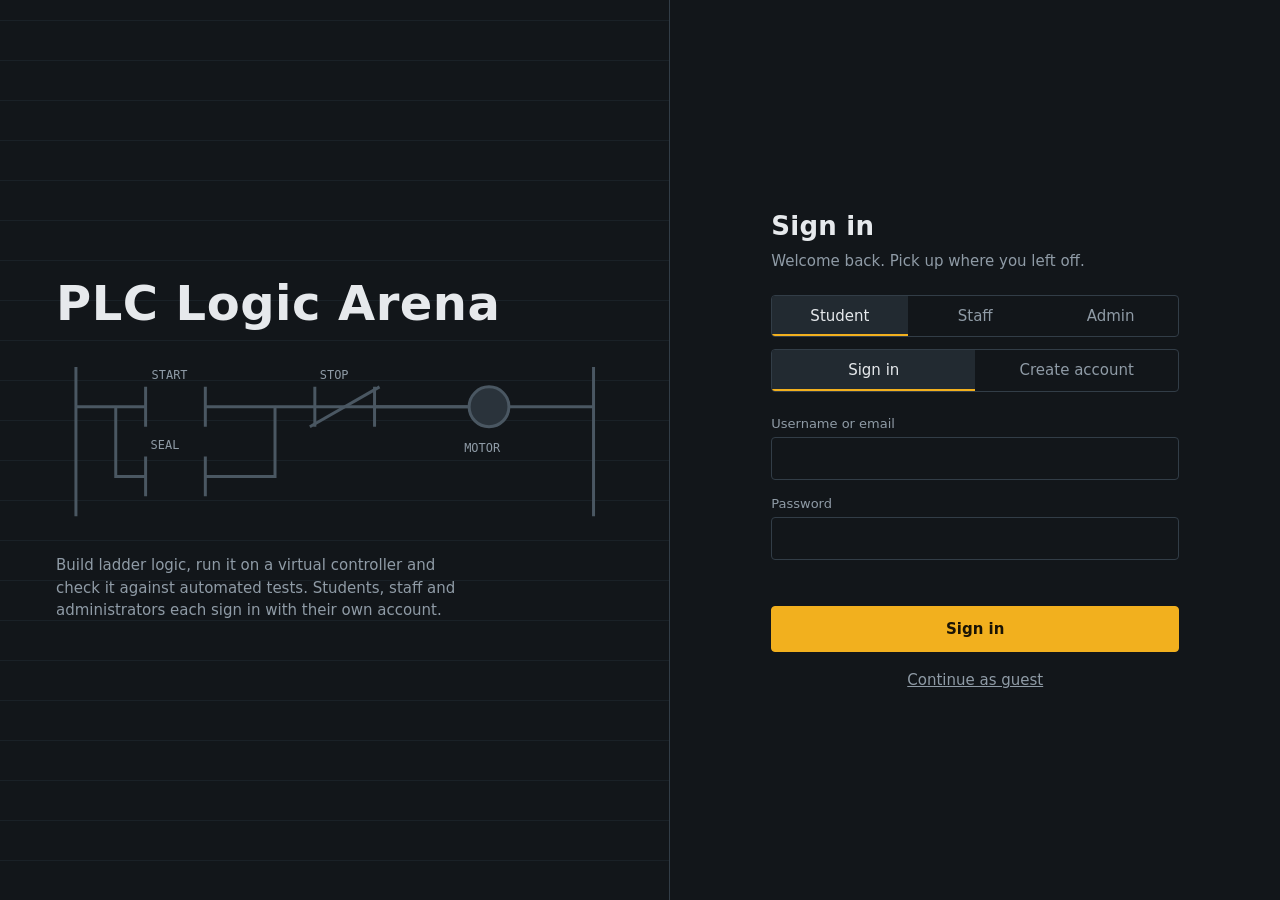
<file: index.html>
<!doctype html>
<html lang="en"><head><meta charset="utf-8"><title>PLC Logic Arena</title>
<script>location.replace(localStorage.getItem('plc.session') ? 'app.html' : 'login.html');</script>
</head><body></body></html>
</file>
<file: css/style.css>
:root {
  --bg: #12161a; --panel: #1a2026; --panel2: #222a31; --line: #323d47;
  --text: #e6e9ec; --mute: #8f9ba6; --amber: #f2b01e; --live: #34d27b; --red: #e5484d;
  --head: "Bahnschrift", "DIN Alternate", "Segoe UI", system-ui, sans-serif;
  --body: "Segoe UI", system-ui, -apple-system, sans-serif;
  --mono: ui-monospace, "Cascadia Mono", Consolas, monospace;
}
* { box-sizing: border-box; }
html, body { margin: 0; min-height: 100%; }
body { background: var(--bg); color: var(--text); font: 15px/1.5 var(--body); }
h1, h2, h3 { font-family: var(--head); font-weight: 600; margin: 0; letter-spacing: .01em; }
button, input, select { font: inherit; color: inherit; }
button { cursor: pointer; }
:focus-visible { outline: 2px solid var(--amber); outline-offset: 2px; }
.mono { font-family: var(--mono); }

.btn { background: var(--panel2); border: 1px solid var(--line); border-radius: 4px; padding: 8px 14px; }
.btn:hover { border-color: var(--mute); }
.btn.primary { background: var(--amber); color: #1a1405; border-color: var(--amber); font-weight: 600; }
.btn.primary:hover { filter: brightness(1.08); }
.btn.danger { color: var(--red); }
.btn.sm { padding: 3px 9px; font-size: 13px; }
.field { display: grid; gap: 4px; margin-bottom: 14px; }
.field label { font-size: 13px; color: var(--mute); }
.field input, .field select { background: var(--bg); border: 1px solid var(--line); border-radius: 4px; padding: 9px 10px; width: 100%; }
.field input:focus, .field select:focus { border-color: var(--amber); outline: none; }
.err { color: var(--red); min-height: 22px; font-size: 14px; margin: 0 0 10px; }

/* ---------- login ---------- */
.login { display: grid; grid-template-columns: 1.1fr 1fr; min-height: 100vh; }
.login-art { padding: 48px 56px; border-right: 1px solid var(--line); display: flex; flex-direction: column; justify-content: center; gap: 28px;
  background: repeating-linear-gradient(0deg, transparent 0 39px, #1a2127 39px 40px), var(--bg); }
.login-art h1 { font-size: clamp(30px, 4vw, 48px); line-height: 1.05; max-width: 14ch; }
.login-art p { color: var(--mute); max-width: 44ch; margin: 0; }
.rung-svg { width: 100%; max-width: 560px; height: auto; }
.rung-svg .w { stroke: #4a5762; stroke-width: 3; fill: none; transition: stroke .35s; }
.rung-svg .c { stroke: #4a5762; stroke-width: 3; fill: none; transition: stroke .35s; }
.rung-svg text { fill: var(--mute); font: 12px var(--mono); }
.rung-svg.on .w, .rung-svg.on .c { stroke: var(--live); }
.rung-svg .lamp { fill: #2a333b; transition: fill .35s, filter .35s; }
.rung-svg.on .lamp { fill: var(--live); filter: drop-shadow(0 0 8px var(--live)); }
.login-form { padding: 48px 56px; display: flex; flex-direction: column; justify-content: center; max-width: 520px; width: 100%; margin: 0 auto; }
.login-form h2 { font-size: 26px; margin-bottom: 4px; }
.login-form .sub { color: var(--mute); margin: 0 0 22px; }
.seg { display: grid; grid-template-columns: 1fr 1fr; border: 1px solid var(--line); border-radius: 4px; margin-bottom: 22px; overflow: hidden; }
.seg button { background: transparent; border: 0; padding: 9px; color: var(--mute); }
.seg button.active { background: var(--panel2); color: var(--text); box-shadow: inset 0 -2px 0 var(--amber); }
.login-form .btn.primary { width: 100%; padding: 11px; }
.guest { margin-top: 16px; text-align: center; }
.guest button { background: none; border: 0; color: var(--mute); text-decoration: underline; }
@media (max-width: 860px) { .login { grid-template-columns: 1fr; } .login-art { border-right: 0; border-bottom: 1px solid var(--line); padding: 32px 24px; } .login-form { padding: 32px 24px; } }

/* ---------- app shell ---------- */
.top { display: flex; align-items: center; gap: 18px; padding: 10px 20px; background: var(--panel); border-bottom: 1px solid var(--line); flex-wrap: wrap; }
.brand { font: 700 18px var(--head); letter-spacing: .06em; }
.brand small { display: block; font: 11px var(--mono); color: var(--mute); letter-spacing: .04em; }
.tabs { display: flex; gap: 2px; flex-wrap: wrap; flex: 1; }
.tabs button { background: none; border: 0; padding: 8px 12px; color: var(--mute); border-bottom: 2px solid transparent; }
.tabs button:hover { color: var(--text); }
.tabs button.active { color: var(--text); border-bottom-color: var(--amber); }
.status { display: flex; align-items: center; gap: 10px; font: 13px var(--mono); }
.badge { padding: 2px 9px; border-radius: 3px; border: 1px solid var(--line); }
.badge.run { color: var(--live); border-color: var(--live); }
.badge.stop { color: var(--mute); }
.user { display: flex; align-items: center; gap: 8px; font-size: 14px; }
main { padding: 24px 20px 60px; max-width: 1180px; margin: 0 auto; }
.tab { display: none; }
.tab.active { display: block; }
.card { background: var(--panel); border: 1px solid var(--line); border-radius: 6px; padding: 18px; }
.grid { display: grid; gap: 14px; grid-template-columns: repeat(auto-fill, minmax(260px, 1fr)); }
.lead { color: var(--mute); max-width: 70ch; }
.toolbar { display: flex; gap: 8px; flex-wrap: wrap; margin: 14px 0; align-items: center; }
.toolbar .grow { flex: 1; }
.msgs { font-size: 14px; margin: 8px 0; }
.msgs div { color: var(--amber); }
.msgs .ok { color: var(--live); }

/* hero */
.hero h1 { font-size: clamp(28px, 4vw, 44px); max-width: 20ch; line-height: 1.08; margin-bottom: 12px; }
.hero { padding: 18px 0 26px; }
.feature h3 { margin-bottom: 6px; }
.feature p { color: var(--mute); margin: 0 0 12px; }

/* ladder editor */
.ch-bar { display: flex; gap: 14px; align-items: baseline; flex-wrap: wrap; margin-bottom: 4px; }
.tier { font: 12px var(--mono); color: var(--amber); border: 1px solid var(--amber); padding: 1px 7px; border-radius: 3px; }
.iomap { display: flex; flex-wrap: wrap; gap: 6px 16px; font: 13px var(--mono); color: var(--mute); margin: 8px 0 0; }
.rung { background: var(--panel); border: 1px solid var(--line); border-radius: 6px; margin-bottom: 12px; }
.rung-head { display: flex; justify-content: space-between; align-items: center; padding: 6px 12px; border-bottom: 1px solid var(--line); font: 13px var(--mono); color: var(--mute); }
.rung-body { display: flex; align-items: center; padding: 14px 0; overflow-x: auto; }
.rail { width: 6px; align-self: stretch; background: #4a5762; border-radius: 3px; flex: none; transition: background .2s; }
.run-mode .rail.l { background: var(--live); }
.group, .series { display: flex; align-items: center; }
.group { flex-direction: column; align-items: stretch; padding: 0 6px; }
.branch { display: flex; align-items: center; min-height: 64px; position: relative; padding: 0 6px; }
.branch::after { content: ""; flex: 1; min-width: 14px; height: 3px; background: var(--wire, #4a5762); transition: background .2s; }
.branch.live { --wire: var(--live); }
.group .addbranch { margin: 4px 0 0 8px; align-self: flex-start; }
.series { padding: 0 6px; }
.slot { display: flex; align-items: center; }
.slot::before, .slot::after { content: ""; height: 3px; width: 10px; background: var(--wire, #4a5762); transition: background .2s; }
.slot.live { --wire: var(--live); }
.el { background: var(--panel2); border: 1px solid var(--line); border-radius: 4px; min-width: 76px; padding: 4px 6px; text-align: center; font-family: var(--mono); }
.el .sym { display: block; font-size: 18px; line-height: 1.1; }
.el .addr { display: block; font-size: 12px; color: var(--amber); }
.el .nm { display: block; font-size: 10px; color: var(--mute); max-width: 96px; overflow: hidden; text-overflow: ellipsis; white-space: nowrap; }
.el:hover { border-color: var(--amber); }
.el.live { border-color: var(--live); box-shadow: 0 0 10px #34d27b55; }
.el.live .sym { color: var(--live); }
.add { background: transparent; border: 1px dashed var(--line); color: var(--mute); width: 30px; height: 30px; border-radius: 4px; margin: 0 6px; }
.add:hover { border-color: var(--amber); color: var(--amber); }
.outwrap { display: flex; align-items: center; flex: 1; justify-content: flex-end; padding-right: 4px; }
.outwrap::before { content: ""; flex: 1; min-width: 20px; height: 3px; background: var(--wire, #4a5762); transition: background .2s; }
.outwrap.live { --wire: var(--live); }
.run-mode .rail.r { background: #4a5762; }

dialog { background: var(--panel); color: var(--text); border: 1px solid var(--line); border-radius: 8px; padding: 22px; width: min(420px, 92vw); }
dialog::backdrop { background: #000a; }
dialog h3 { margin-bottom: 14px; }
dialog .row { display: flex; gap: 8px; justify-content: flex-end; margin-top: 8px; }

/* virtual plc */
.rack { display: grid; gap: 14px; grid-template-columns: 1fr 1fr 1.2fr; }
@media (max-width: 960px) { .rack { grid-template-columns: 1fr; } }
.rack h3 { font-size: 15px; margin-bottom: 12px; color: var(--mute); font-weight: 600; }
.io { display: flex; align-items: center; gap: 12px; margin-bottom: 10px; }
.io .a { font: 12px var(--mono); color: var(--mute); width: 36px; }
.io .n { flex: 1; font-size: 14px; }
.sw, .pb { min-width: 74px; padding: 7px 10px; border-radius: 4px; border: 1px solid var(--line); background: var(--panel2); font: 13px var(--mono); user-select: none; touch-action: none; }
.pb { border-radius: 999px; }
.sw.on, .pb.on { background: var(--amber); color: #1a1405; border-color: var(--amber); }
.sw:disabled { opacity: 1; cursor: default; }
.lamp { width: 18px; height: 18px; border-radius: 50%; background: #2a333b; border: 1px solid var(--line); flex: none; transition: background .1s; }
.lamp.on { background: var(--live); box-shadow: 0 0 12px var(--live); border-color: var(--live); }
.proc { display: grid; place-items: center; min-height: 220px; }
.motor { width: 120px; height: 120px; border-radius: 50%; border: 6px solid #4a5762; position: relative; background: var(--bg); }
.motor::before, .motor::after { content: ""; position: absolute; left: 50%; top: 10%; width: 8px; height: 40%; margin-left: -4px; background: #4a5762; border-radius: 4px; transform-origin: 50% 100%; }
.motor::after { transform: rotate(120deg); }
.motor i { position: absolute; left: 50%; top: 10%; width: 8px; height: 40%; margin-left: -4px; background: #4a5762; border-radius: 4px; transform-origin: 50% 100%; transform: rotate(240deg); }
.motor.cw, .motor.ccw { border-color: var(--live); }
.motor.cw::before, .motor.cw::after, .motor.cw i, .motor.ccw::before, .motor.ccw::after, .motor.ccw i { background: var(--live); }
.motor.cw { animation: spin .8s linear infinite; }
.motor.ccw { animation: spin .8s linear infinite reverse; }
@keyframes spin { to { transform: rotate(360deg); } }
.press { width: 140px; height: 190px; position: relative; border-bottom: 6px solid #4a5762; }
.press .ram { position: absolute; left: 20px; width: 100px; height: 36px; top: 0; background: #4a5762; border-radius: 3px; transition: top .35s ease-in; }
.press .ram::before { content: ""; position: absolute; left: 44px; top: -60px; width: 12px; height: 60px; background: #4a5762; }
.press.on .ram { top: 128px; background: var(--live); }
.tank { width: 130px; height: 190px; border: 4px solid #4a5762; border-top: 0; position: relative; border-radius: 0 0 8px 8px; }
.tank .water { position: absolute; left: 0; right: 0; bottom: 0; background: #2f7fd1; transition: height .1s linear; opacity: .85; }
.tank .probe { position: absolute; left: -22px; width: 18px; border-top: 3px dashed var(--amber); }
.tank .probe span { position: absolute; left: -2px; top: 4px; font: 10px var(--mono); color: var(--amber); }
.sim { margin-top: 10px; font-size: 13px; color: var(--mute); display: grid; gap: 4px; }

/* tests */
.tests { list-style: none; margin: 0; padding: 0; }
.tests li { display: flex; gap: 12px; padding: 9px 12px; border-bottom: 1px solid var(--line); align-items: baseline; }
.tests .mk { font: 700 13px var(--mono); width: 44px; flex: none; color: var(--mute); }
.tests li.pass .mk { color: var(--live); }
.tests li.fail .mk { color: var(--red); }
.tests .d { color: var(--red); font-size: 13px; display: block; }
.score { font: 700 64px var(--head); line-height: 1; }
.score.good { color: var(--live); } .score.mid { color: var(--amber); } .score.low { color: var(--red); }
.cards .tag { margin-bottom: 8px; }
.cards h3 { margin-bottom: 6px; }
.cards p { color: var(--mute); margin: 0 0 14px; font-size: 14px; }
table { width: 100%; border-collapse: collapse; }
th, td { text-align: left; padding: 9px 12px; border-bottom: 1px solid var(--line); }
th { color: var(--mute); font-weight: 500; font-size: 13px; }
td.num { font-family: var(--mono); }
.empty { color: var(--mute); padding: 20px 0; }
@media (prefers-reduced-motion: reduce) { * { animation: none !important; transition: none !important; } }

/* wire colour fixes: stop custom-property inheritance from lighting neighbours */
.slot, .outwrap, .branch { --wire: #4a5762; }
.slot.live, .outwrap.live, .branch.live { --wire: var(--live); }
.group.multi { border-right: 3px solid #4a5762; }
.group.multi.live { border-right-color: var(--live); }
.group { padding: 0 0 0 6px; }
.add.minus { width: 24px; height: 24px; margin: 0 2px; }

/* role selector */
.seg.three { grid-template-columns: repeat(3, 1fr); }
.seg.roles { margin-bottom: 12px; }
.hint { color: var(--mute); font-size: 13px; margin: 0 0 10px; }
.login-form [hidden] { display: none !important; }
</file>
